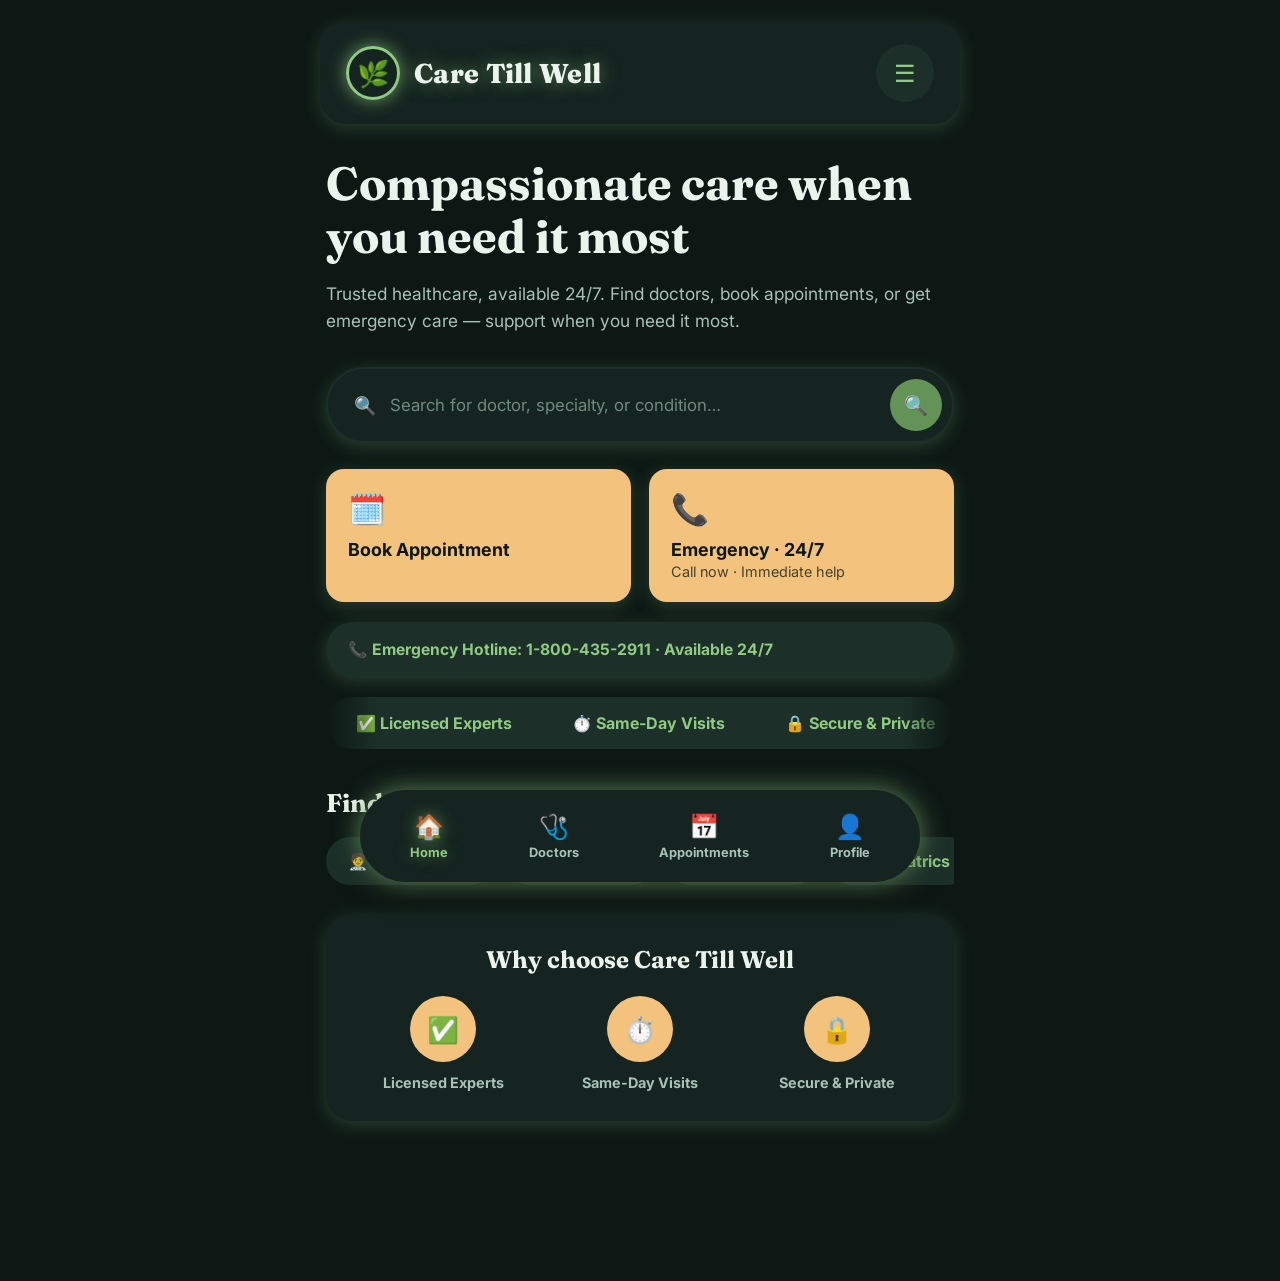
<file: index.html>
<!DOCTYPE html>
<html lang="en">
<head>
<meta charset="UTF-8">
<meta name="viewport" content="width=device-width, initial-scale=1.0">
<title>Care Till Well — Compassionate Care</title>
<link rel="stylesheet" href="assets/style.css">
</head>
<body>

<!-- Splash screen: pure CSS. Sits on top for exactly 5s, then fades itself
     out via @keyframes (assets/style.css, .splash / splash-out) and reveals
     the homepage underneath. No JavaScript, no redirect -- so it always
     renders, in any browser or preview pane. -->
<div class="splash" aria-hidden="true">
  <span class="bubble b1"></span><span class="bubble b2"></span><span class="bubble b3"></span>
  <span class="bubble b4"></span><span class="bubble b5"></span><span class="bubble b6"></span>
  <span class="bubble b7"></span><span class="bubble b8"></span><span class="bubble b9"></span>
  <span class="bubble b10"></span><span class="bubble b11"></span><span class="bubble b12"></span>
  <h1 class="splash-title">Care Till Well</h1>
</div>

<div class="app">

  <input type="checkbox" id="menuToggle" class="menu-checkbox">
  <input type="checkbox" id="modalEmergency" class="modal-toggle">

  <header class="topbar">
    <div class="brand">
      <div class="brand-mark">🌿</div>
      <div class="brand-name">Care Till Well</div>
    </div>
    <label class="icon-btn" for="menuToggle" aria-label="Open menu">☰</label>
  </header>

  <label class="menu-scrim" for="menuToggle"></label>
  <nav class="menu-panel">
    <label class="menu-close-label" for="menuToggle">✕</label>
    <h3>Menu</h3>
    <a href="home.html" class="active">🏠 Home</a>
    <a href="doctors.html">🩺 Find a Doctor</a>
    <a href="appointments.html">📅 My Appointments</a>
    <a href="booking.html">➕ Book Appointment</a>
    <a href="profile.html">👤 Profile</a>
  </nav>

  <section class="hero">
    <h1>Compassionate care when you need it most</h1>
    <p>Trusted healthcare, available 24/7. Find doctors, book appointments, or get emergency care — support when you need it most.</p>
  </section>

  <form class="search-bar" action="doctors.html" method="get">
    <span>🔍</span>
    <input name="q" type="text" placeholder="Search for doctor, specialty, or condition…">
    <button class="go" type="submit" aria-label="Search">🔍</button>
  </form>

  <div class="quick-grid">
    <a class="tile" href="booking.html">
      <span class="tile-icon">🗓️</span>
      <strong>Book Appointment</strong>
    </a>
    <label class="tile" for="modalEmergency">
      <span class="tile-icon">📞</span>
      <strong>Emergency · 24/7</strong>
      <span class="sub">Call now · Immediate help</span>
    </label>
  </div>

  <div class="hotline-strip">📞 Emergency Hotline: 1-800-435-2911 · Available 24/7</div>

  <div class="ticker" aria-hidden="true">
    <div class="ticker-track">
      <span class="ticker-item">✅ Licensed Experts</span>
      <span class="ticker-item">⏱️ Same-Day Visits</span>
      <span class="ticker-item">🔒 Secure &amp; Private</span>
      <span class="ticker-item">📞 24/7 Emergency Care</span>
      <span class="ticker-item">🌿 Care Till Well</span>
      <span class="ticker-item">✅ Licensed Experts</span>
      <span class="ticker-item">⏱️ Same-Day Visits</span>
      <span class="ticker-item">🔒 Secure &amp; Private</span>
      <span class="ticker-item">📞 24/7 Emergency Care</span>
      <span class="ticker-item">🌿 Care Till Well</span>
    </div>
  </div>

  <h2 class="section-title">Find the right doctor</h2>
  <div class="chip-row">
    <a class="chip" href="doctors.html#primary-care">🧑‍⚕️ Primary Care</a>
    <a class="chip" href="doctors.html#cardiology">❤️ Cardiology</a>
    <a class="chip" href="doctors.html#neurology">🧠 Neurology</a>
    <a class="chip" href="doctors.html#pediatrics">🧸 Pediatrics</a>
    <a class="chip" href="doctors.html#dermatology">🌿 Dermatology</a>
  </div>

  <div class="card why-card">
    <h3>Why choose Care Till Well</h3>
    <div class="why-grid">
      <div class="why-item">
        <div class="why-badge">✅</div>
        <p>Licensed Experts</p>
      </div>
      <div class="why-item">
        <div class="why-badge">⏱️</div>
        <p>Same-Day Visits</p>
      </div>
      <div class="why-item">
        <div class="why-badge">🔒</div>
        <p>Secure &amp; Private</p>
      </div>
    </div>
  </div>

  <nav class="bottom-nav">
    <a class="nav-item active" href="home.html"><span class="nav-icon">🏠</span>Home</a>
    <a class="nav-item" href="doctors.html"><span class="nav-icon">🩺</span>Doctors</a>
    <a class="nav-item" href="appointments.html"><span class="nav-icon">📅</span>Appointments</a>
    <a class="nav-item" href="profile.html"><span class="nav-icon">👤</span>Profile</a>
  </nav>

  <div class="modal-scrim">
    <div class="modal-sheet">
      <h3>📞 Call emergency line?</h3>
      <p>You're about to call the Care Till Well 24/7 emergency hotline (1-800-435-2911).</p>
      <div class="modal-actions">
        <label class="btn btn-outline btn-block modal-close-label" for="modalEmergency">Cancel</label>
        <a class="btn btn-primary btn-block" href="tel:18004352911">Call now</a>
      </div>
    </div>
  </div>

</div>
</body>
</html>
</file>
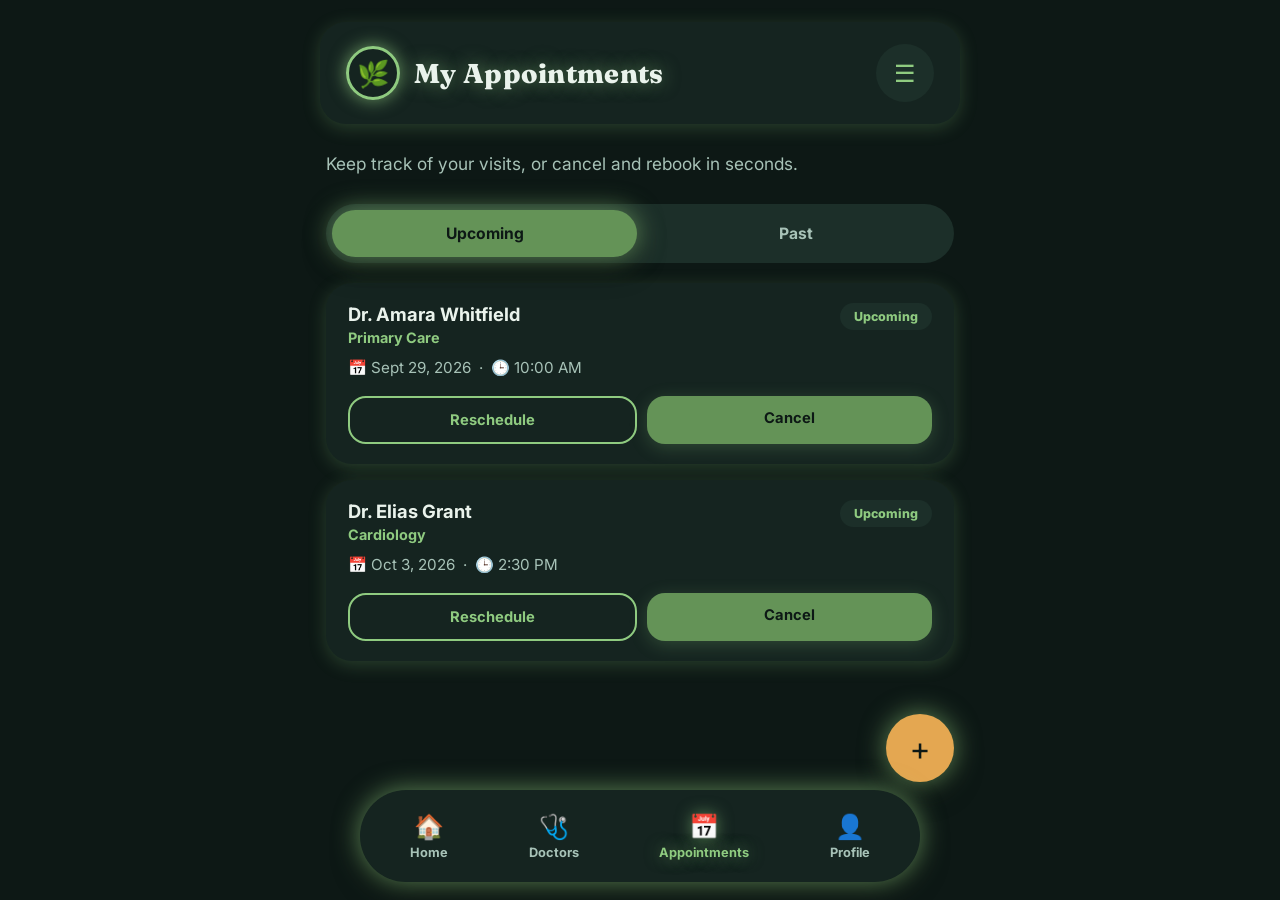
<file: appointments.html>
<!DOCTYPE html>
<html lang="en">
<head>
<meta charset="UTF-8">
<meta name="viewport" content="width=device-width, initial-scale=1.0">
<title>My Appointments — Care Till Well</title>
<link rel="stylesheet" href="assets/style.css">
</head>
<body>
<div class="app">

  <input type="checkbox" id="menuToggle" class="menu-checkbox">
  <input type="radio" name="apptTabs" id="tab-upcoming" class="tab-input" checked>
  <input type="radio" name="apptTabs" id="tab-past" class="tab-input">

  <header class="topbar">
    <div class="brand">
      <a href="home.html" class="brand-mark" style="text-decoration:none;">🌿</a>
      <div class="brand-name">My Appointments</div>
    </div>
    <label class="icon-btn" for="menuToggle" aria-label="Open menu">☰</label>
  </header>

  <label class="menu-scrim" for="menuToggle"></label>
  <nav class="menu-panel">
    <label class="menu-close-label" for="menuToggle">✕</label>
    <h3>Menu</h3>
    <a href="home.html">🏠 Home</a>
    <a href="doctors.html">🩺 Find a Doctor</a>
    <a href="appointments.html" class="active">📅 My Appointments</a>
    <a href="booking.html">➕ Book Appointment</a>
    <a href="profile.html">👤 Profile</a>
  </nav>

  <section class="hero" style="padding-top:26px;">
    <p style="margin-bottom:20px;">Keep track of your visits, or cancel and rebook in seconds.</p>
  </section>

  <div class="tabs">
    <label for="tab-upcoming" class="tab">Upcoming</label>
    <label for="tab-past" class="tab">Past</label>
  </div>

  <!-- ================= UPCOMING ================= -->
  <div class="panel-upcoming">

    <input type="checkbox" id="cancel101" class="cancel-toggle">
    <div class="card appt-card">
      <div class="appt-live">
        <div class="appt-top">
          <div>
            <h4>Dr. Amara Whitfield</h4>
            <div class="spec" style="color:var(--sage);font-weight:700;font-size:0.9rem;">Primary Care</div>
          </div>
          <span class="appt-status status-upcoming">Upcoming</span>
        </div>
        <div class="appt-meta">📅 Sept 29, 2026 &nbsp;·&nbsp; 🕒 10:00 AM</div>
        <div class="appt-actions">
          <a class="btn btn-outline" href="booking.html#amara-whitfield">Reschedule</a>
          <label class="btn btn-primary cancel-label" for="cancel101">Cancel</label>
        </div>
      </div>
      <div class="appt-cancelled">
        <div class="appt-top">
          <h4>Dr. Amara Whitfield</h4>
          <span class="appt-status status-past">Cancelled</span>
        </div>
        <div class="appt-meta">This visit has been cancelled.</div>
        <label class="btn btn-outline btn-block" for="cancel101">Undo cancel</label>
      </div>
    </div>

    <input type="checkbox" id="cancel102" class="cancel-toggle">
    <div class="card appt-card">
      <div class="appt-live">
        <div class="appt-top">
          <div>
            <h4>Dr. Elias Grant</h4>
            <div class="spec" style="color:var(--sage);font-weight:700;font-size:0.9rem;">Cardiology</div>
          </div>
          <span class="appt-status status-upcoming">Upcoming</span>
        </div>
        <div class="appt-meta">📅 Oct 3, 2026 &nbsp;·&nbsp; 🕒 2:30 PM</div>
        <div class="appt-actions">
          <a class="btn btn-outline" href="booking.html#elias-grant">Reschedule</a>
          <label class="btn btn-primary cancel-label" for="cancel102">Cancel</label>
        </div>
      </div>
      <div class="appt-cancelled">
        <div class="appt-top">
          <h4>Dr. Elias Grant</h4>
          <span class="appt-status status-past">Cancelled</span>
        </div>
        <div class="appt-meta">This visit has been cancelled.</div>
        <label class="btn btn-outline btn-block" for="cancel102">Undo cancel</label>
      </div>
    </div>

  </div>

  <!-- ================= PAST ================= -->
  <div class="panel-past">

    <div class="card appt-card">
      <div class="appt-top">
        <div>
          <h4>Dr. Sofia Reyes</h4>
          <div class="spec" style="color:var(--sage);font-weight:700;font-size:0.9rem;">Dermatology</div>
        </div>
        <span class="appt-status status-past">Completed</span>
      </div>
      <div class="appt-meta">📅 Aug 14, 2026 &nbsp;·&nbsp; 🕒 11:00 AM</div>
      <div class="appt-actions">
        <a class="btn btn-outline btn-block" href="booking.html#sofia-reyes">Book again</a>
      </div>
    </div>

    <div class="card appt-card">
      <div class="appt-top">
        <div>
          <h4>Dr. Tom Okafor</h4>
          <div class="spec" style="color:var(--sage);font-weight:700;font-size:0.9rem;">Primary Care</div>
        </div>
        <span class="appt-status status-past">Completed</span>
      </div>
      <div class="appt-meta">📅 Jul 2, 2026 &nbsp;·&nbsp; 🕒 4:00 PM</div>
      <div class="appt-actions">
        <a class="btn btn-outline btn-block" href="booking.html#tom-okafor">Book again</a>
      </div>
    </div>

  </div>

  <a class="fab" href="booking.html" aria-label="Book new appointment">+</a>

  <nav class="bottom-nav">
    <a class="nav-item" href="home.html"><span class="nav-icon">🏠</span>Home</a>
    <a class="nav-item" href="doctors.html"><span class="nav-icon">🩺</span>Doctors</a>
    <a class="nav-item active" href="appointments.html"><span class="nav-icon">📅</span>Appointments</a>
    <a class="nav-item" href="profile.html"><span class="nav-icon">👤</span>Profile</a>
  </nav>

</div>
</body>
</html>
</file>
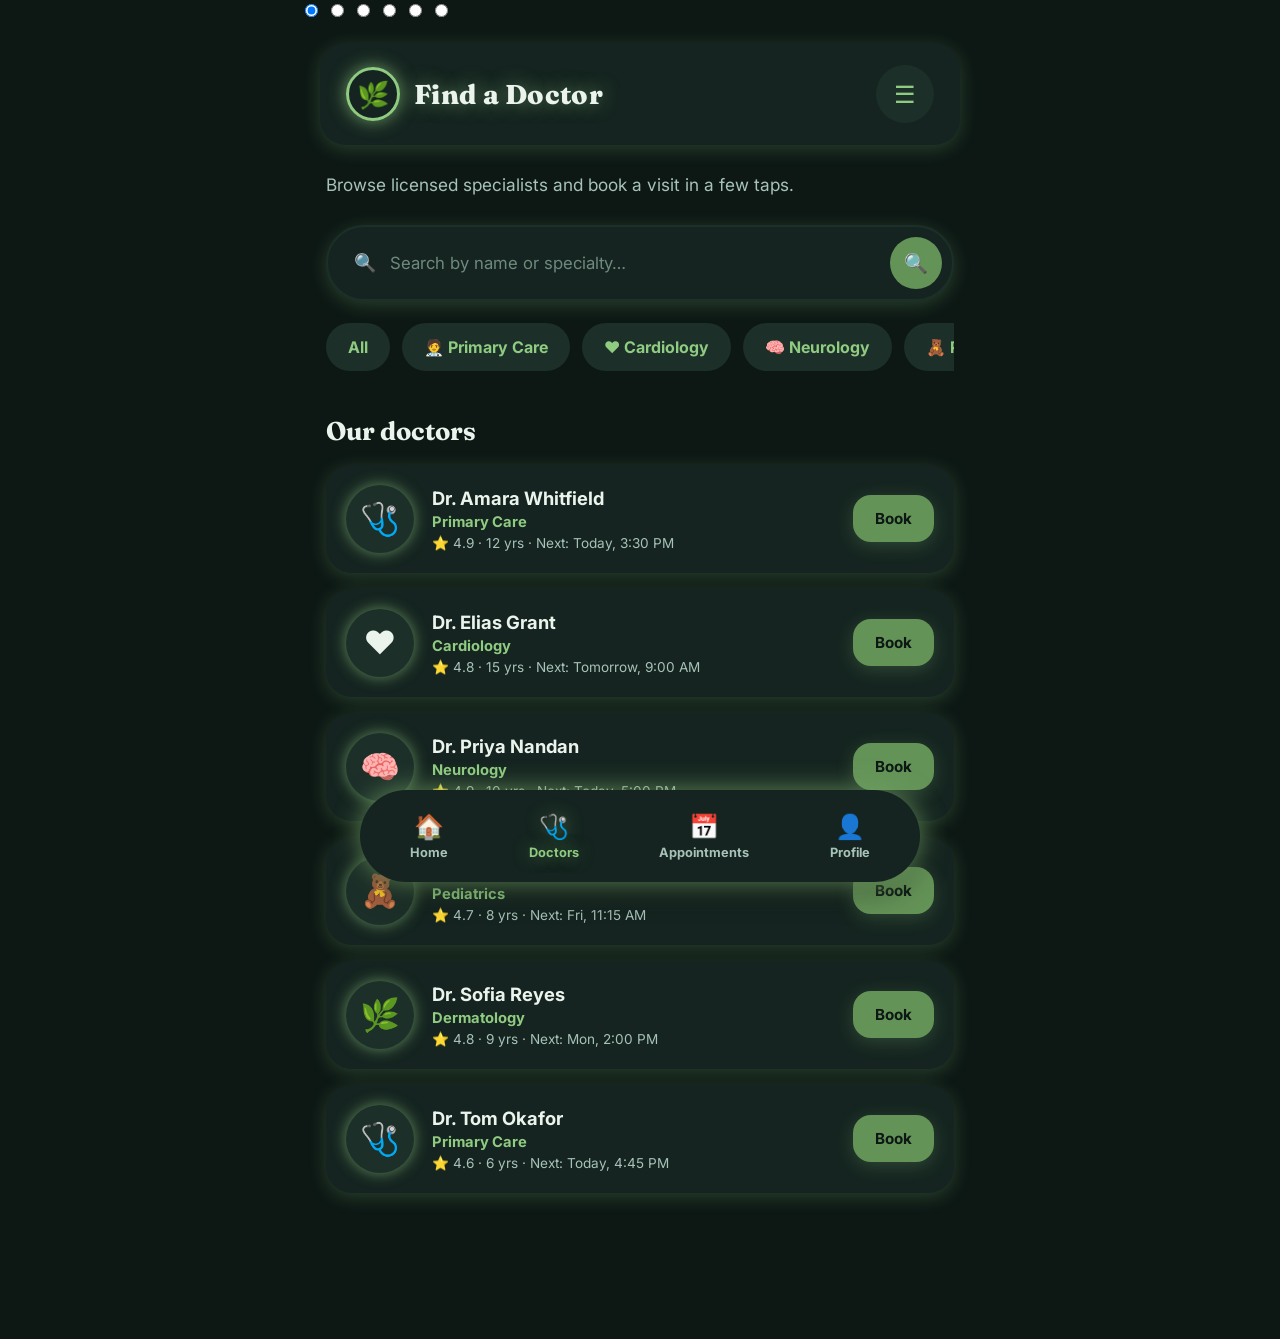
<file: doctors.html>
<!DOCTYPE html>
<html lang="en">
<head>
<meta charset="UTF-8">
<meta name="viewport" content="width=device-width, initial-scale=1.0">
<title>Find a Doctor — Care Till Well</title>
<link rel="stylesheet" href="assets/style.css">
</head>
<body>
<div class="app">

  <input type="checkbox" id="menuToggle" class="menu-checkbox">
  <input type="radio" name="specfilter" id="filterAll" class="filter-all" checked>
  <input type="radio" name="specfilter" id="filterPrimary" class="filter-primary">
  <input type="radio" name="specfilter" id="filterCardio" class="filter-cardiology">
  <input type="radio" name="specfilter" id="filterNeuro" class="filter-neurology">
  <input type="radio" name="specfilter" id="filterPeds" class="filter-pediatrics">
  <input type="radio" name="specfilter" id="filterDerm" class="filter-dermatology">

  <header class="topbar">
    <div class="brand">
      <a href="home.html" class="brand-mark" style="text-decoration:none;">🌿</a>
      <div class="brand-name">Find a Doctor</div>
    </div>
    <label class="icon-btn" for="menuToggle" aria-label="Open menu">☰</label>
  </header>

  <label class="menu-scrim" for="menuToggle"></label>
  <nav class="menu-panel">
    <label class="menu-close-label" for="menuToggle">✕</label>
    <h3>Menu</h3>
    <a href="home.html">🏠 Home</a>
    <a href="doctors.html" class="active">🩺 Find a Doctor</a>
    <a href="appointments.html">📅 My Appointments</a>
    <a href="booking.html">➕ Book Appointment</a>
    <a href="profile.html">👤 Profile</a>
  </nav>

  <section class="hero" style="padding-top:26px;">
    <p style="margin-bottom:20px;">Browse licensed specialists and book a visit in a few taps.</p>
  </section>

  <form class="search-bar" action="doctors.html" method="get">
    <span>🔍</span>
    <input name="q" type="text" placeholder="Search by name or specialty…">
    <button class="go" type="submit" aria-label="Search">🔍</button>
  </form>

  <div class="chip-row" style="margin-top:22px;">
    <label class="chip" for="filterAll">All</label>
    <label class="chip" for="filterPrimary">🧑‍⚕️ Primary Care</label>
    <label class="chip" for="filterCardio">❤️ Cardiology</label>
    <label class="chip" for="filterNeuro">🧠 Neurology</label>
    <label class="chip" for="filterPeds">🧸 Pediatrics</label>
    <label class="chip" for="filterDerm">🌿 Dermatology</label>
  </div>

  <!-- invisible :target anchors so links from the homepage (doctors.html#cardiology) auto-filter -->
  <span id="primary-care" class="jump-primary"></span>
  <span id="cardiology" class="jump-cardiology"></span>
  <span id="neurology" class="jump-neurology"></span>
  <span id="pediatrics" class="jump-pediatrics"></span>
  <span id="dermatology" class="jump-dermatology"></span>

  <h2 class="section-title">Our doctors</h2>
  <div class="doctor-list">

    <div class="card doctor-card cat-primary">
      <div class="doctor-avatar">🩺</div>
      <div class="doctor-info">
        <h4>Dr. Amara Whitfield</h4>
        <div class="spec">Primary Care</div>
        <div class="meta">⭐ 4.9 · 12 yrs · Next: Today, 3:30 PM</div>
      </div>
      <a class="btn btn-primary" href="booking.html#amara-whitfield">Book</a>
    </div>

    <div class="card doctor-card cat-cardiology">
      <div class="doctor-avatar">❤️</div>
      <div class="doctor-info">
        <h4>Dr. Elias Grant</h4>
        <div class="spec">Cardiology</div>
        <div class="meta">⭐ 4.8 · 15 yrs · Next: Tomorrow, 9:00 AM</div>
      </div>
      <a class="btn btn-primary" href="booking.html#elias-grant">Book</a>
    </div>

    <div class="card doctor-card cat-neurology">
      <div class="doctor-avatar">🧠</div>
      <div class="doctor-info">
        <h4>Dr. Priya Nandan</h4>
        <div class="spec">Neurology</div>
        <div class="meta">⭐ 4.9 · 10 yrs · Next: Today, 5:00 PM</div>
      </div>
      <a class="btn btn-primary" href="booking.html#priya-nandan">Book</a>
    </div>

    <div class="card doctor-card cat-pediatrics">
      <div class="doctor-avatar">🧸</div>
      <div class="doctor-info">
        <h4>Dr. Marcus Ibe</h4>
        <div class="spec">Pediatrics</div>
        <div class="meta">⭐ 4.7 · 8 yrs · Next: Fri, 11:15 AM</div>
      </div>
      <a class="btn btn-primary" href="booking.html#marcus-ibe">Book</a>
    </div>

    <div class="card doctor-card cat-dermatology">
      <div class="doctor-avatar">🌿</div>
      <div class="doctor-info">
        <h4>Dr. Sofia Reyes</h4>
        <div class="spec">Dermatology</div>
        <div class="meta">⭐ 4.8 · 9 yrs · Next: Mon, 2:00 PM</div>
      </div>
      <a class="btn btn-primary" href="booking.html#sofia-reyes">Book</a>
    </div>

    <div class="card doctor-card cat-primary">
      <div class="doctor-avatar">🩺</div>
      <div class="doctor-info">
        <h4>Dr. Tom Okafor</h4>
        <div class="spec">Primary Care</div>
        <div class="meta">⭐ 4.6 · 6 yrs · Next: Today, 4:45 PM</div>
      </div>
      <a class="btn btn-primary" href="booking.html#tom-okafor">Book</a>
    </div>

  </div>

  <nav class="bottom-nav">
    <a class="nav-item" href="home.html"><span class="nav-icon">🏠</span>Home</a>
    <a class="nav-item active" href="doctors.html"><span class="nav-icon">🩺</span>Doctors</a>
    <a class="nav-item" href="appointments.html"><span class="nav-icon">📅</span>Appointments</a>
    <a class="nav-item" href="profile.html"><span class="nav-icon">👤</span>Profile</a>
  </nav>

</div>
</body>
</html>
</file>
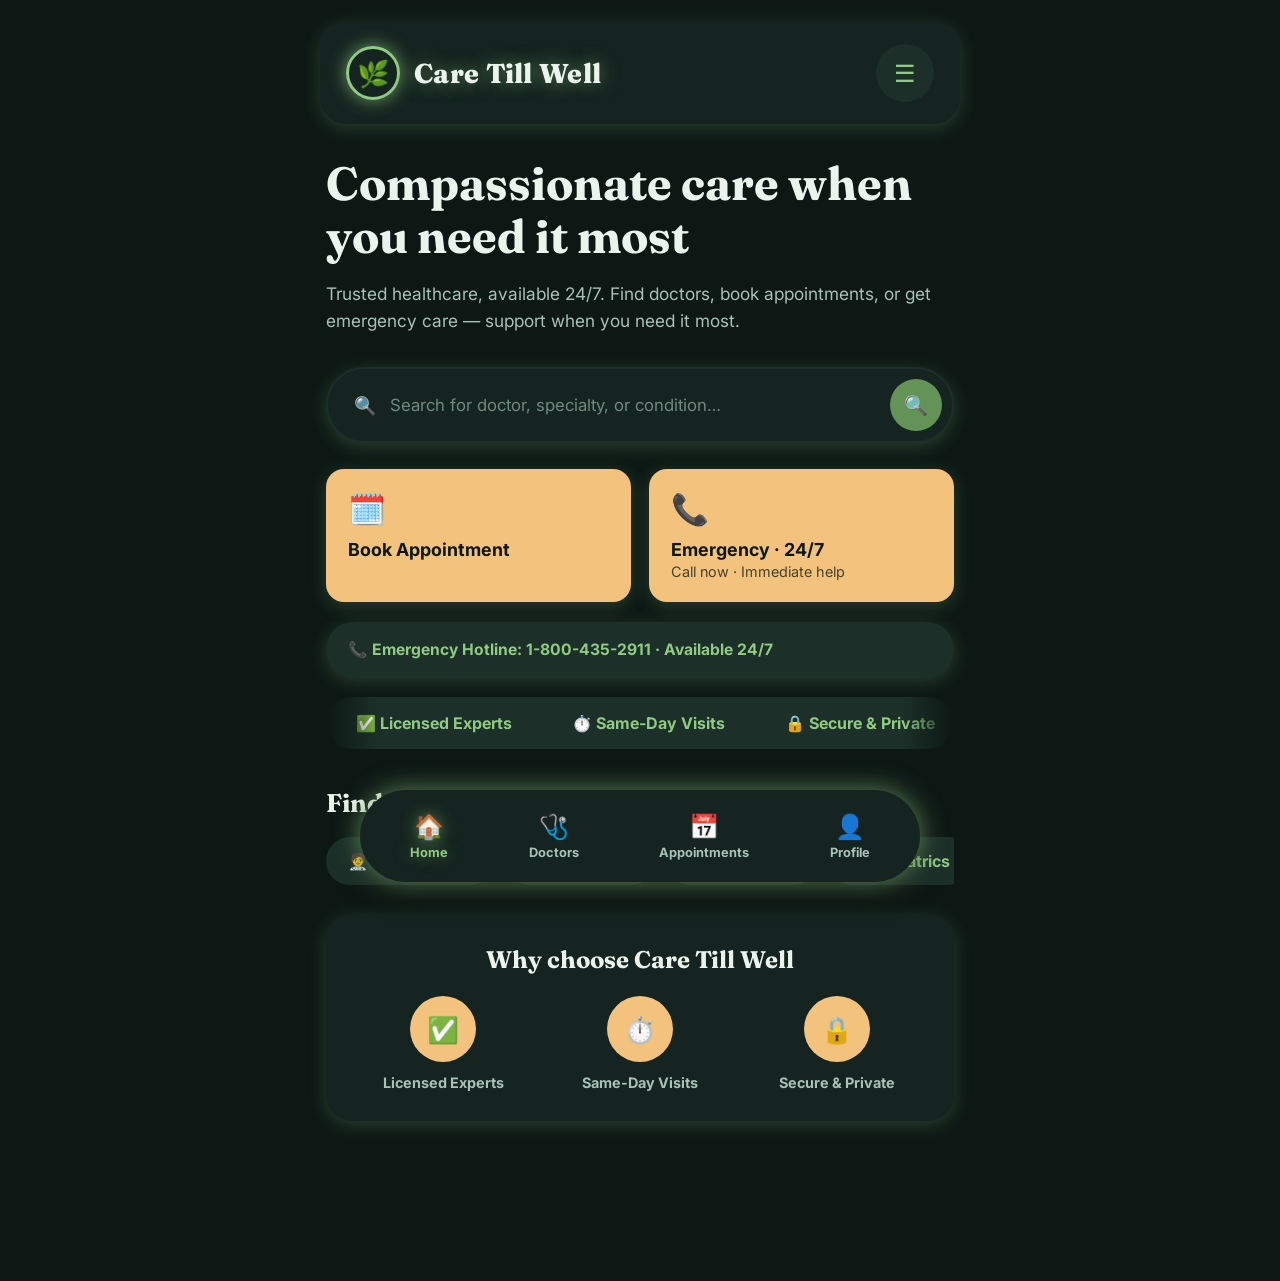
<file: home.html>
<!DOCTYPE html>
<html lang="en">
<head>
<meta charset="UTF-8">
<meta name="viewport" content="width=device-width, initial-scale=1.0">
<title>Care Till Well — Compassionate Care</title>
<link rel="stylesheet" href="assets/style.css">
</head>
<body>

<div class="app">

  <input type="checkbox" id="menuToggle" class="menu-checkbox">
  <input type="checkbox" id="modalEmergency" class="modal-toggle">

  <header class="topbar">
    <div class="brand">
      <div class="brand-mark">🌿</div>
      <div class="brand-name">Care Till Well</div>
    </div>
    <label class="icon-btn" for="menuToggle" aria-label="Open menu">☰</label>
  </header>

  <label class="menu-scrim" for="menuToggle"></label>
  <nav class="menu-panel">
    <label class="menu-close-label" for="menuToggle">✕</label>
    <h3>Menu</h3>
    <a href="home.html" class="active">🏠 Home</a>
    <a href="doctors.html">🩺 Find a Doctor</a>
    <a href="appointments.html">📅 My Appointments</a>
    <a href="booking.html">➕ Book Appointment</a>
    <a href="profile.html">👤 Profile</a>
  </nav>

  <section class="hero">
    <h1>Compassionate care when you need it most</h1>
    <p>Trusted healthcare, available 24/7. Find doctors, book appointments, or get emergency care — support when you need it most.</p>
  </section>

  <form class="search-bar" action="doctors.html" method="get">
    <span>🔍</span>
    <input name="q" type="text" placeholder="Search for doctor, specialty, or condition…">
    <button class="go" type="submit" aria-label="Search">🔍</button>
  </form>

  <div class="quick-grid">
    <a class="tile" href="booking.html">
      <span class="tile-icon">🗓️</span>
      <strong>Book Appointment</strong>
    </a>
    <label class="tile" for="modalEmergency">
      <span class="tile-icon">📞</span>
      <strong>Emergency · 24/7</strong>
      <span class="sub">Call now · Immediate help</span>
    </label>
  </div>

  <div class="hotline-strip">📞 Emergency Hotline: 1-800-435-2911 · Available 24/7</div>

  <div class="ticker" aria-hidden="true">
    <div class="ticker-track">
      <span class="ticker-item">✅ Licensed Experts</span>
      <span class="ticker-item">⏱️ Same-Day Visits</span>
      <span class="ticker-item">🔒 Secure &amp; Private</span>
      <span class="ticker-item">📞 24/7 Emergency Care</span>
      <span class="ticker-item">🌿 Care Till Well</span>
      <span class="ticker-item">✅ Licensed Experts</span>
      <span class="ticker-item">⏱️ Same-Day Visits</span>
      <span class="ticker-item">🔒 Secure &amp; Private</span>
      <span class="ticker-item">📞 24/7 Emergency Care</span>
      <span class="ticker-item">🌿 Care Till Well</span>
    </div>
  </div>

  <h2 class="section-title">Find the right doctor</h2>
  <div class="chip-row">
    <a class="chip" href="doctors.html#primary-care">🧑‍⚕️ Primary Care</a>
    <a class="chip" href="doctors.html#cardiology">❤️ Cardiology</a>
    <a class="chip" href="doctors.html#neurology">🧠 Neurology</a>
    <a class="chip" href="doctors.html#pediatrics">🧸 Pediatrics</a>
    <a class="chip" href="doctors.html#dermatology">🌿 Dermatology</a>
  </div>

  <div class="card why-card">
    <h3>Why choose Care Till Well</h3>
    <div class="why-grid">
      <div class="why-item">
        <div class="why-badge">✅</div>
        <p>Licensed Experts</p>
      </div>
      <div class="why-item">
        <div class="why-badge">⏱️</div>
        <p>Same-Day Visits</p>
      </div>
      <div class="why-item">
        <div class="why-badge">🔒</div>
        <p>Secure &amp; Private</p>
      </div>
    </div>
  </div>

  <nav class="bottom-nav">
    <a class="nav-item active" href="home.html"><span class="nav-icon">🏠</span>Home</a>
    <a class="nav-item" href="doctors.html"><span class="nav-icon">🩺</span>Doctors</a>
    <a class="nav-item" href="appointments.html"><span class="nav-icon">📅</span>Appointments</a>
    <a class="nav-item" href="profile.html"><span class="nav-icon">👤</span>Profile</a>
  </nav>

  <div class="modal-scrim">
    <div class="modal-sheet">
      <h3>📞 Call emergency line?</h3>
      <p>You're about to call the Care Till Well 24/7 emergency hotline (1-800-435-2911).</p>
      <div class="modal-actions">
        <label class="btn btn-outline btn-block modal-close-label" for="modalEmergency">Cancel</label>
        <a class="btn btn-primary btn-block" href="tel:18004352911">Call now</a>
      </div>
    </div>
  </div>

</div>
</body>
</html>
</file>
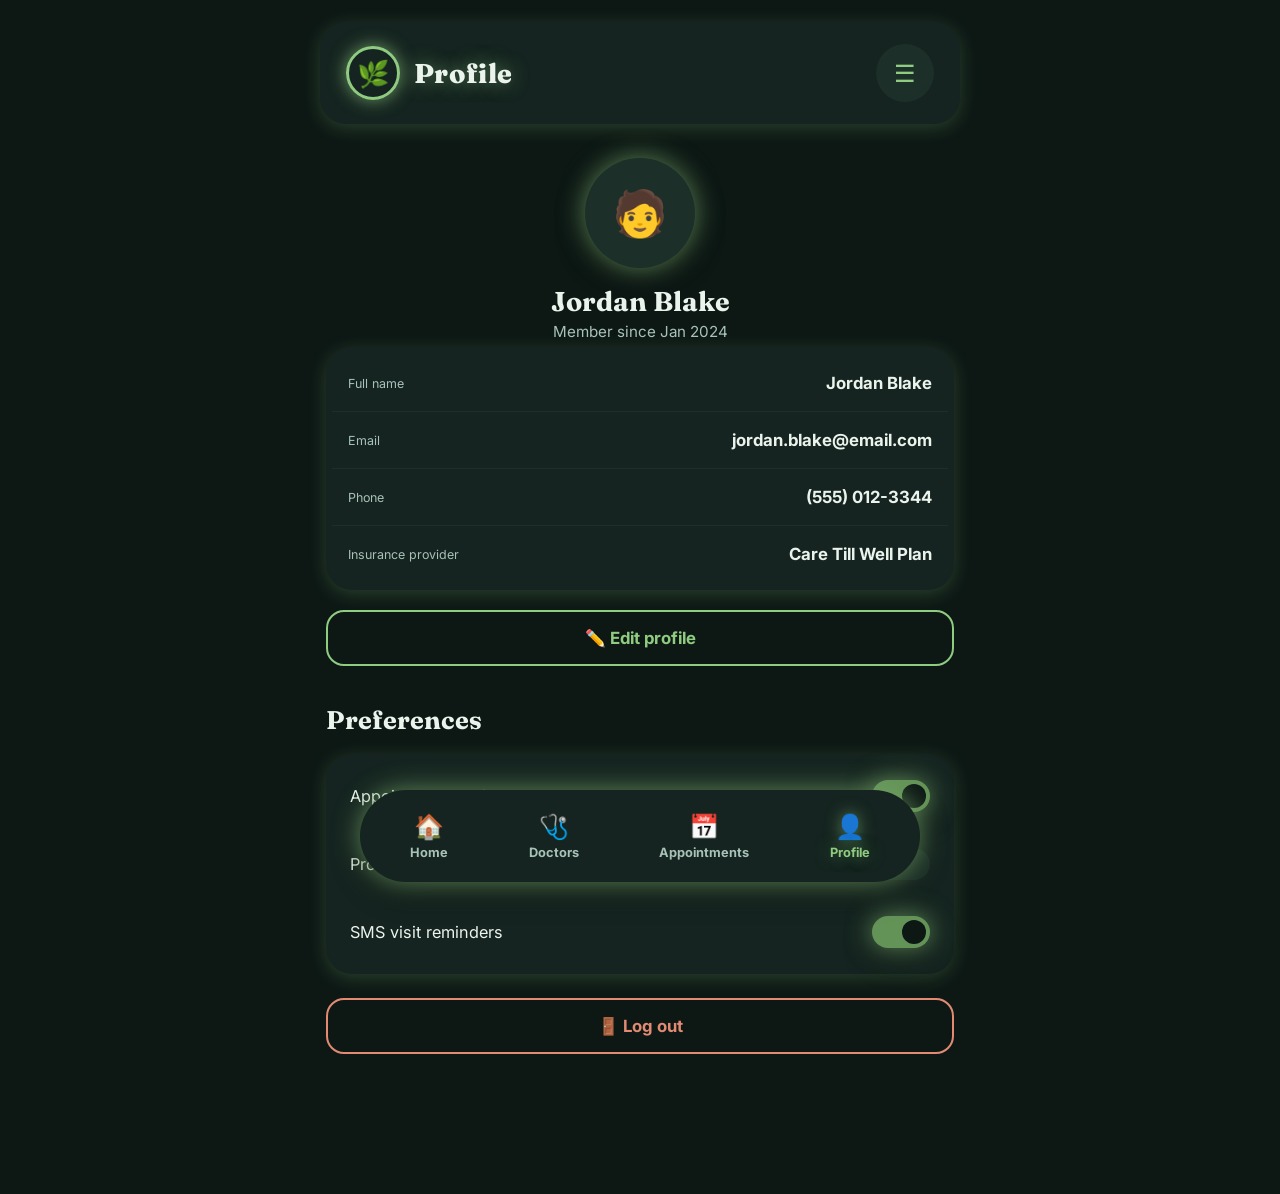
<file: profile.html>
<!DOCTYPE html>
<html lang="en">
<head>
<meta charset="UTF-8">
<meta name="viewport" content="width=device-width, initial-scale=1.0">
<title>Profile — Care Till Well</title>
<link rel="stylesheet" href="assets/style.css">
</head>
<body>
<div class="app">

  <input type="checkbox" id="menuToggle" class="menu-checkbox">
  <input type="checkbox" id="editToggle" class="edit-toggle">
  <input type="checkbox" id="logoutModal" class="modal-toggle">

  <header class="topbar">
    <div class="brand">
      <a href="home.html" class="brand-mark" style="text-decoration:none;">🌿</a>
      <div class="brand-name">Profile</div>
    </div>
    <label class="icon-btn" for="menuToggle" aria-label="Open menu">☰</label>
  </header>

  <label class="menu-scrim" for="menuToggle"></label>
  <nav class="menu-panel">
    <label class="menu-close-label" for="menuToggle">✕</label>
    <h3>Menu</h3>
    <a href="home.html">🏠 Home</a>
    <a href="doctors.html">🩺 Find a Doctor</a>
    <a href="appointments.html">📅 My Appointments</a>
    <a href="booking.html">➕ Book Appointment</a>
    <a href="profile.html" class="active">👤 Profile</a>
  </nav>

  <div class="profile-head">
    <div class="avatar-lg">🧑</div>
    <h2>Jordan Blake</h2>
    <p>Member since Jan 2024</p>
  </div>

  <div class="card info-list">
    <div class="info-row">
      <label>Full name</label>
      <span class="value static-value">Jordan Blake</span>
      <input class="value editable" type="text" value="Jordan Blake">
    </div>
    <div class="info-row">
      <label>Email</label>
      <span class="value static-value">jordan.blake@email.com</span>
      <input class="value editable" type="email" value="jordan.blake@email.com">
    </div>
    <div class="info-row">
      <label>Phone</label>
      <span class="value static-value">(555) 012-3344</span>
      <input class="value editable" type="tel" value="(555) 012-3344">
    </div>
    <div class="info-row">
      <label>Insurance provider</label>
      <span class="value static-value">Care Till Well Plan</span>
      <input class="value editable" type="text" value="Care Till Well Plan">
    </div>
  </div>

  <div style="margin:20px 26px;">
    <label class="btn btn-outline btn-block edit-label" for="editToggle">✏️ <span class="edit-label-text"></span></label>
  </div>

  <h2 class="section-title">Preferences</h2>
  <div class="card info-list">
    <div class="switch-row">
      <span>Appointment reminders</span>
      <label class="switch">
        <input type="checkbox" checked>
        <span class="slider-toggle"></span>
      </label>
    </div>
    <div class="switch-row">
      <span>Promotional emails</span>
      <label class="switch">
        <input type="checkbox">
        <span class="slider-toggle"></span>
      </label>
    </div>
    <div class="switch-row">
      <span>SMS visit reminders</span>
      <label class="switch">
        <input type="checkbox" checked>
        <span class="slider-toggle"></span>
      </label>
    </div>
  </div>

  <div style="margin:24px 26px 10px;">
    <label class="btn btn-outline btn-block" for="logoutModal" style="border-color:var(--danger);color:var(--danger);">🚪 Log out</label>
  </div>

  <nav class="bottom-nav">
    <a class="nav-item" href="home.html"><span class="nav-icon">🏠</span>Home</a>
    <a class="nav-item" href="doctors.html"><span class="nav-icon">🩺</span>Doctors</a>
    <a class="nav-item" href="appointments.html"><span class="nav-icon">📅</span>Appointments</a>
    <a class="nav-item active" href="profile.html"><span class="nav-icon">👤</span>Profile</a>
  </nav>

  <div class="modal-scrim">
    <div class="modal-sheet">
      <h3>Log out of Care Till Well?</h3>
      <p>You'll need to sign back in to view your appointments and profile.</p>
      <div class="modal-actions">
        <label class="btn btn-outline btn-block modal-close-label" for="logoutModal">Stay logged in</label>
        <label class="btn btn-primary btn-block modal-close-label" for="logoutModal">Log out</label>
      </div>
    </div>
  </div>

</div>
</body>
</html>
</file>
<file: assets/style.css>
/* ===========================================================
   Care Till Well — shared stylesheet (100% CSS, zero JavaScript)
   Dark mode is the only mode. All interaction (menu, tabs,
   filters, toggles, modals, ripple, cancel) runs on the
   checkbox/radio + :checked / :target CSS tricks below.
=========================================================== */

@import url('https://fonts.googleapis.com/css2?family=Fraunces:opsz,wght@9..144,600;9..144,700;9..144,900&family=Inter:wght@400;500;600;700;800&display=swap');

:root{
  --bg:          #0D1815;
  --surface:     #152420;
  --surface-2:   #1C2F29;
  --ink:         #EAF3EC;
  --ink-soft:    #A7C2B7;
  --sage:        #8FCB80;
  --sage-dark:   #649357;
  --sage-glow:   rgba(143, 203, 128, 0.55);
  --sage-glow-strong: rgba(143, 203, 128, 0.85);
  --peach:       #F3C27C;
  --peach-dark:  #E4A751;
  --danger:      #E28A72;

  --shadow-glow-sm: 0 0 0 0 transparent, 0 4px 18px rgba(143,203,128,0.22);
  --shadow-glow-md: 0 0 24px 2px var(--sage-glow), 0 10px 30px rgba(0,0,0,0.45);
  --shadow-glow-lg: 0 0 40px 6px var(--sage-glow-strong), 0 20px 50px rgba(0,0,0,0.55);

  --radius-lg: 26px;
  --radius-md: 18px;
  --radius-sm: 12px;

  --font-display: 'Fraunces', serif;
  --font-body: 'Inter', sans-serif;
}

*{ box-sizing: border-box; }
html{ scroll-behavior: smooth; }

body{
  margin: 0;
  font-family: var(--font-body);
  font-size: 18px;
  color: var(--ink);
  background: var(--bg);
  min-height: 100vh;
  display: flex;
  justify-content: center;
}

.app{
  width: 100%;
  max-width: 680px;
  min-height: 100vh;
  position: relative;
  padding-bottom: 130px;
}

a{ color: inherit; text-decoration: none; }
button{ font-family: inherit; }
input, textarea{ font-family: inherit; }

/* ---------- Header ---------- */
.topbar{
  display: flex;
  align-items: center;
  justify-content: space-between;
  gap: 14px;
  margin: 22px 20px 0;
  padding: 22px 26px;
  background: var(--surface);
  border-radius: var(--radius-lg);
  box-shadow: var(--shadow-glow-sm);
}

.brand{ display: flex; align-items: center; gap: 14px; }

.brand-mark{
  width: 54px; height: 54px;
  border-radius: 50%;
  border: 3px solid var(--sage);
  display: flex; align-items: center; justify-content: center;
  font-size: 26px;
  box-shadow: 0 0 16px 2px var(--sage-glow);
  flex-shrink: 0;
}

.brand-name{
  font-family: var(--font-display);
  font-weight: 800;
  font-size: 1.7rem;
  letter-spacing: 0.3px;
  color: var(--ink);
  text-shadow: 0 0 18px var(--sage-glow);
}

.icon-btn{
  width: 58px; height: 58px;
  border-radius: 50%;
  border: none;
  background: var(--surface-2);
  color: var(--sage);
  font-size: 1.5rem;
  display: flex; align-items: center; justify-content: center;
  cursor: pointer;
  transition: transform .18s ease, box-shadow .25s ease, background .25s ease;
}
.icon-btn:hover{ background: var(--sage); color: var(--bg); box-shadow: var(--shadow-glow-md); transform: translateY(-3px); }
.icon-btn:active{ transform: translateY(0) scale(.95); }

/* ---------- CSS-only hamburger menu (checkbox hack) ---------- */
.menu-checkbox{ display: none; }

.menu-panel{
  position: fixed;
  top: 0; right: -100%;
  width: min(84%, 380px);
  height: 100%;
  background: var(--surface);
  box-shadow: var(--shadow-glow-lg);
  z-index: 60;
  padding: 34px 26px;
  transition: right .38s cubic-bezier(.22,.9,.34,1);
  display: flex;
  flex-direction: column;
  gap: 8px;
}
.menu-checkbox:checked ~ .menu-panel{ right: 0; }

.menu-scrim{
  position: fixed; inset: 0;
  background: rgba(0,0,0,0.55);
  opacity: 0; pointer-events: none;
  transition: opacity .35s ease;
  z-index: 55;
}
.menu-checkbox:checked ~ .menu-scrim{ opacity: 1; pointer-events: auto; }

.menu-panel h3{ font-family: var(--font-display); margin: 0 0 18px; font-size: 1.4rem; }
.menu-panel a{
  padding: 18px 14px;
  border-radius: var(--radius-sm);
  font-weight: 700;
  font-size: 1.05rem;
  color: var(--ink-soft);
  display: flex; align-items: center; gap: 12px;
  transition: background .2s ease, color .2s ease, padding-left .2s ease;
}
.menu-panel a:hover{ background: var(--surface-2); color: var(--sage); padding-left: 20px; }
.menu-panel a.active{ background: var(--sage); color: var(--bg); box-shadow: var(--shadow-glow-md); }
.menu-close-label{
  align-self: flex-end;
  font-size: 1.8rem; cursor: pointer; color: var(--ink-soft);
}

/* ---------- Splash screen (index only) ---------- */
.splash{
  position: fixed; inset: 0;
  background: #000;
  z-index: 999;
  display: flex; align-items: center; justify-content: center;
  overflow: hidden;
  animation: splash-out 5s forwards;
  text-decoration: none;
  color: inherit;
  cursor: pointer;
}
@keyframes splash-out{
  0%, 88%   { opacity: 1; visibility: visible; }
  100%      { opacity: 0; visibility: hidden; pointer-events: none; }
}

.splash-title{
  font-family: var(--font-display);
  font-weight: 900;
  text-transform: uppercase;
  letter-spacing: 4px;
  font-size: clamp(2.2rem, 9vw, 4.2rem);
  color: var(--sage);
  text-shadow: 0 0 20px var(--sage-glow-strong), 0 0 60px var(--sage-glow), 0 6px 0 rgba(0,0,0,0.4);
  animation: splash-bounce 1.6s ease-in-out infinite;
  z-index: 2;
  text-align: center;
  padding: 0 30px;
}
@keyframes splash-bounce{
  0%, 100% { transform: translateY(-14px); }
  50%      { transform: translateY(14px); }
}

.bubble{
  position: absolute;
  border-radius: 50%;
  background: radial-gradient(circle at 32% 28%, #ffffff 0%, #f2f8f0 55%, #d9ecd2 100%);
  box-shadow: 0 0 22px 6px var(--sage-glow-strong), 0 0 46px 14px var(--sage-glow);
  z-index: 1;
}
/* top-left cluster */
.b1{ width: 46px; height: 46px; top: 6%;  left: 5%;  animation: float-tl 3.2s ease-in-out infinite; }
.b2{ width: 26px; height: 26px; top: 16%; left: 14%; animation: float-tl 2.4s ease-in-out infinite reverse; }
.b3{ width: 62px; height: 62px; top: 2%;  left: 18%; animation: float-tl 4s ease-in-out infinite; }
/* top-right cluster */
.b4{ width: 40px; height: 40px; top: 8%;  right: 6%;  animation: float-tr 2.8s ease-in-out infinite; }
.b5{ width: 22px; height: 22px; top: 18%; right: 16%; animation: float-tr 3.6s ease-in-out infinite reverse; }
.b6{ width: 58px; height: 58px; top: 3%;  right: 20%; animation: float-tr 3.1s ease-in-out infinite; }
/* bottom-left cluster */
.b7{ width: 50px; height: 50px; bottom: 7%;  left: 6%;  animation: float-bl 3.4s ease-in-out infinite; }
.b8{ width: 24px; height: 24px; bottom: 17%; left: 16%; animation: float-bl 2.6s ease-in-out infinite reverse; }
.b9{ width: 34px; height: 34px; bottom: 3%;  left: 22%; animation: float-bl 3.9s ease-in-out infinite; }
/* bottom-right cluster */
.b10{ width: 48px; height: 48px; bottom: 6%;  right: 5%;  animation: float-br 3s ease-in-out infinite; }
.b11{ width: 28px; height: 28px; bottom: 16%; right: 15%; animation: float-br 3.7s ease-in-out infinite reverse; }
.b12{ width: 60px; height: 60px; bottom: 2%;  right: 19%; animation: float-br 2.9s ease-in-out infinite; }

@keyframes float-tl{ 0%,100%{ transform: translate(0,0); } 50%{ transform: translate(14px, 10px); } }
@keyframes float-tr{ 0%,100%{ transform: translate(0,0); } 50%{ transform: translate(-14px, 10px); } }
@keyframes float-bl{ 0%,100%{ transform: translate(0,0); } 50%{ transform: translate(14px, -10px); } }
@keyframes float-br{ 0%,100%{ transform: translate(0,0); } 50%{ transform: translate(-14px, -10px); } }

/* ---------- Auto-scrolling ticker (pure CSS marquee) ---------- */
.ticker{
  overflow: hidden;
  margin: 20px 26px 0;
  background: var(--surface-2);
  border-radius: 999px;
  box-shadow: var(--shadow-glow-sm);
  -webkit-mask-image: linear-gradient(90deg, transparent, #000 8%, #000 92%, transparent);
          mask-image: linear-gradient(90deg, transparent, #000 8%, #000 92%, transparent);
}
.ticker-track{
  display: flex;
  width: max-content;
  animation: ticker-scroll 22s linear infinite;
}
.ticker:hover .ticker-track{ animation-play-state: paused; }
.ticker-item{
  flex: 0 0 auto;
  padding: 16px 30px;
  font-weight: 700;
  color: var(--sage);
  white-space: nowrap;
  font-size: clamp(0.85rem, 2.3vw, 1rem);
}
@keyframes ticker-scroll{
  from{ transform: translateX(0); }
  to{ transform: translateX(-50%); }
}
@media (prefers-reduced-motion: reduce){
  .ticker-track{ animation: none; }
}

/* ---------- Prevent any flex/grid child (buttons, chips, tabs, nav items)
   from overflowing its box and visually overlapping its neighbours ---------- */
.btn, .chip, .tab, .pick-chip, .stepper-nav label, .nav-item,
.quick-grid > *, .appt-actions > *, .modal-actions > *, .step-nav > *{
  min-width: 0;
}
.btn, .chip{ overflow: hidden; text-overflow: ellipsis; }

/* ---------- Hero / section headings ---------- */
.hero{ padding: 34px 26px 6px; }
.hero h1{
  font-family: var(--font-display);
  font-weight: 700;
  font-size: clamp(2rem, 6vw, 2.9rem);
  line-height: 1.14;
  margin: 0 0 16px;
  color: var(--ink);
}
.hero p{ color: var(--ink-soft); line-height: 1.6; margin: 0 0 26px; font-size: 1.08rem; }

.section-title{
  font-family: var(--font-display);
  font-weight: 700;
  font-size: 1.6rem;
  margin: 38px 26px 18px;
  color: var(--ink);
}

/* ---------- Search bar (native GET form, no JS) ---------- */
.search-bar{
  margin: 0 26px;
  display: flex;
  align-items: center;
  gap: 12px;
  background: var(--surface);
  border: 2px solid var(--surface-2);
  border-radius: 999px;
  padding: 10px 10px 10px 26px;
  box-shadow: var(--shadow-glow-sm);
  transition: box-shadow .25s ease, border-color .25s ease;
}
.search-bar:focus-within{ box-shadow: var(--shadow-glow-md); border-color: var(--sage); }
.search-bar input{
  flex: 1;
  border: none; outline: none; background: transparent;
  font-size: 1.05rem; color: var(--ink);
}
.search-bar input::placeholder{ color: #6E8A7E; }
.search-bar .go{
  width: 52px; height: 52px; border-radius: 50%;
  background: var(--sage-dark); color: var(--bg);
  border: none; cursor: pointer; flex-shrink: 0;
  display: flex; align-items: center; justify-content: center;
  font-size: 1.2rem;
  transition: transform .18s ease, background .25s ease, box-shadow .25s ease;
}
.search-bar .go:hover{ background: var(--sage); transform: scale(1.08); box-shadow: var(--shadow-glow-md); }

/* ---------- Buttons (CSS-only "ripple" via :active pulse) ---------- */
.btn{
  position: relative;
  overflow: hidden;
  border: none;
  cursor: pointer;
  font-weight: 700;
  font-size: clamp(0.85rem, 2.4vw, 1.05rem);
  white-space: nowrap;
  border-radius: var(--radius-md);
  isolation: isolate;
  transition: transform .18s ease, box-shadow .25s ease, background .25s ease;
}
.btn::after{
  content: '';
  position: absolute; inset: 0;
  border-radius: inherit;
  background: radial-gradient(circle, rgba(255,255,255,0.55) 0%, transparent 60%);
  opacity: 0;
  transform: scale(0.3);
  transition: transform .5s ease, opacity .6s ease;
  z-index: -1;
}
.btn:active::after{ opacity: 1; transform: scale(2.2); transition: transform 0s, opacity 0s; }

.btn-primary{ background: var(--sage-dark); color: var(--bg); padding: clamp(13px,3vw,18px) clamp(14px,4vw,26px); box-shadow: var(--shadow-glow-sm); }
.btn-primary:hover{ background: var(--sage); box-shadow: var(--shadow-glow-md); transform: translateY(-3px); }

.btn-outline{
  background: transparent; color: var(--sage);
  border: 2px solid var(--sage); padding: clamp(11px,2.8vw,16px) clamp(12px,3.6vw,24px);
}
.btn-outline:hover{ background: rgba(143,203,128,0.1); box-shadow: var(--shadow-glow-md); transform: translateY(-3px); }

.btn-block{ width: 100%; display: block; text-align: center; }

/* ---------- Quick action tiles ---------- */
.quick-grid{
  margin: 26px 26px 0;
  display: grid;
  grid-template-columns: 1fr 1fr;
  gap: 18px;
}
.tile{
  background: var(--peach);
  border-radius: var(--radius-md);
  padding: 22px;
  box-shadow: var(--shadow-glow-sm);
  cursor: pointer;
  border: none;
  text-align: left;
  color: var(--bg);
  transition: transform .2s ease, box-shadow .2s ease, background .25s ease;
  position: relative;
  overflow: hidden;
}
.tile:hover{ transform: translateY(-5px); box-shadow: var(--shadow-glow-md); background: var(--peach-dark); }
.tile .tile-icon{ font-size: clamp(1.5rem, 4.5vw, 1.9rem); margin-bottom: 10px; display: block; }
.tile strong{ display: block; font-size: clamp(0.92rem, 2.8vw, 1.12rem); line-height: 1.3; }
.tile span.sub{ font-size: clamp(0.76rem, 2.2vw, 0.9rem); opacity: 0.75; display: block; margin-top: 2px; }

.hotline-strip{
  margin: 20px 26px 0;
  background: var(--surface-2);
  border-radius: 999px;
  padding: 18px 22px;
  font-size: 0.98rem;
  display: flex;
  align-items: center;
  gap: 12px;
  color: var(--sage);
  font-weight: 700;
  box-shadow: var(--shadow-glow-sm);
}

/* ---------- Chips (also used as CSS-only radio/checkbox filters) ---------- */
.chip-row{
  display: flex;
  gap: 12px;
  overflow-x: auto;
  margin: 0 26px;
  padding-bottom: 6px;
  scrollbar-width: none;
}
.chip-row::-webkit-scrollbar{ display: none; }
.chip-input{ display: none; }
.chip{
  flex-shrink: 0;
  display: flex; align-items: center; gap: 8px;
  background: var(--surface-2);
  color: var(--sage);
  border: none;
  padding: clamp(11px,2.4vw,14px) clamp(16px,3.6vw,22px);
  border-radius: 999px;
  font-weight: 700;
  font-size: clamp(0.85rem, 2.3vw, 1rem);
  cursor: pointer;
  white-space: nowrap;
  transition: background .2s ease, color .2s ease, transform .18s ease, box-shadow .2s ease;
}
.chip:hover{ transform: translateY(-3px); }
.chip-input:checked + .chip,
.chip.active{ background: var(--sage-dark); color: var(--bg); box-shadow: var(--shadow-glow-md); }

/* ---------- Cards ---------- */
.card{
  background: var(--surface);
  border-radius: var(--radius-lg);
  box-shadow: var(--shadow-glow-sm);
  transition: box-shadow .25s ease, transform .25s ease;
}
.card:hover{ box-shadow: var(--shadow-glow-md); }

.why-card{ margin: 24px 26px 30px; padding: 30px 24px; text-align: center; }
.why-card h3{ font-family: var(--font-display); margin: 0 0 22px; font-size: 1.5rem; }
.why-grid{ display: flex; justify-content: space-between; gap: 10px; }
.why-item{ flex: 1; }
.why-badge{
  width: 66px; height: 66px; border-radius: 50%;
  background: var(--peach);
  display: flex; align-items: center; justify-content: center;
  margin: 0 auto 12px; font-size: 1.6rem;
  transition: transform .25s ease, box-shadow .25s ease;
}
.why-item:hover .why-badge{ transform: rotate(-8deg) scale(1.1); box-shadow: var(--shadow-glow-md); }
.why-item p{ font-size: 0.9rem; font-weight: 700; margin: 0; color: var(--ink-soft); }

/* ---------- Doctor list ---------- */
.doctor-list{ margin: 0 26px 6px; }
.doctor-card{
  margin: 0 0 16px;
  padding: 20px;
  display: flex;
  gap: 18px;
  align-items: center;
}
.doctor-avatar{
  width: 68px; height: 68px; border-radius: 50%;
  background: var(--surface-2);
  display: flex; align-items: center; justify-content: center;
  font-size: 2rem; flex-shrink: 0;
  box-shadow: 0 0 14px 1px var(--sage-glow);
}
.doctor-info{ flex: 1; min-width: 0; }
.doctor-info h4{ margin: 0 0 4px; font-size: 1.15rem; }
.doctor-info .spec{ font-size: 0.92rem; color: var(--sage); font-weight: 700; }
.doctor-info .meta{ font-size: 0.85rem; color: var(--ink-soft); margin-top: 4px; }
.doctor-card .btn-primary{ padding: 14px 22px; font-size: 0.95rem; flex-shrink: 0; }

/* show all, then hide by category when a specific chip radio (or URL #target) is active */
.filter-all:checked ~ .doctor-list .doctor-card{ display: flex; }
.filter-primary:checked   ~ .doctor-list .doctor-card:not(.cat-primary),
.filter-cardiology:checked ~ .doctor-list .doctor-card:not(.cat-cardiology),
.filter-neurology:checked  ~ .doctor-list .doctor-card:not(.cat-neurology),
.filter-pediatrics:checked ~ .doctor-list .doctor-card:not(.cat-pediatrics),
.filter-dermatology:checked ~ .doctor-list .doctor-card:not(.cat-dermatology){ display: none; }

:target.jump-primary     ~ .doctor-list .doctor-card:not(.cat-primary),
:target.jump-cardiology  ~ .doctor-list .doctor-card:not(.cat-cardiology),
:target.jump-neurology   ~ .doctor-list .doctor-card:not(.cat-neurology),
:target.jump-pediatrics  ~ .doctor-list .doctor-card:not(.cat-pediatrics),
:target.jump-dermatology ~ .doctor-list .doctor-card:not(.cat-dermatology){ display: none; }

/* ---------- Tabs (radio hack) ---------- */
.tab-input{ display: none; }
.tabs{
  margin: 0 26px 20px;
  display: flex;
  background: var(--surface-2);
  border-radius: 999px;
  padding: 6px;
  gap: 6px;
}
.tab{
  flex: 1;
  text-align: center;
  padding: clamp(11px,2.6vw,14px) 2px;
  border-radius: 999px;
  font-weight: 700;
  font-size: clamp(0.8rem, 2.6vw, 0.98rem);
  white-space: nowrap;
  color: var(--ink-soft);
  cursor: pointer;
  transition: background .25s ease, color .25s ease, box-shadow .25s ease;
}
#tab-upcoming:checked ~ .tabs label[for="tab-upcoming"],
#tab-past:checked ~ .tabs label[for="tab-past"],
#step-doctor:checked ~ .stepper-nav label[for="step-doctor"],
#step-date:checked ~ .stepper-nav label[for="step-date"],
#step-time:checked ~ .stepper-nav label[for="step-time"],
#step-confirm:checked ~ .stepper-nav label[for="step-confirm"]{
  background: var(--sage-dark); color: var(--bg); box-shadow: var(--shadow-glow-md);
}

#tab-upcoming:checked ~ .panel-upcoming,
#tab-past:checked ~ .panel-past,
#step-doctor:checked ~ .panel-doctor,
#step-date:checked ~ .panel-date,
#step-time:checked ~ .panel-time,
#step-confirm:checked ~ .panel-confirm{ display: block; }
.panel-upcoming, .panel-past, .panel-doctor, .panel-date, .panel-time, .panel-confirm{ display: none; }

.appt-card{ margin: 0 26px 16px; padding: 20px 22px; }
.appt-top{ display: flex; justify-content: space-between; align-items: flex-start; gap: 10px; }
.appt-top h4{ margin: 0 0 4px; font-size: 1.15rem; }
.appt-status{ font-size: 0.78rem; font-weight: 800; padding: 6px 14px; border-radius: 999px; white-space: nowrap; }
.status-upcoming{ background: var(--surface-2); color: var(--sage); }
.status-past{ background: var(--surface-2); color: var(--ink-soft); }
.appt-meta{ font-size: 0.95rem; color: var(--ink-soft); margin: 10px 0 16px; line-height: 1.6; }
.appt-actions{ display: flex; gap: 10px; }
.appt-actions .btn{ flex: 1; padding: clamp(10px,2.6vw,13px) 4px; font-size: clamp(0.74rem, 2.3vw, 0.92rem); text-align: center; }

/* per-appointment CSS-only cancel: a checkbox flips the card into a "cancelled" state */
.cancel-toggle{ display: none; }
.cancel-toggle:checked ~ .appt-live{ display: none; }
.cancel-toggle:checked ~ .appt-cancelled{ display: block; }
.appt-cancelled{ display: none; }
.cancel-label{ cursor: pointer; }

.empty-state{ text-align: center; color: var(--ink-soft); padding: 50px 30px; font-size: 1rem; }

/* ---------- FAB ---------- */
.fab{
  position: fixed;
  bottom: 118px;
  right: calc(50% - 340px + 26px);
  width: 68px; height: 68px;
  border-radius: 50%;
  background: var(--peach-dark);
  color: var(--bg);
  border: none;
  font-size: 2rem;
  display: flex; align-items: center; justify-content: center;
  box-shadow: var(--shadow-glow-md);
  cursor: pointer;
  z-index: 40;
  transition: transform .25s ease, box-shadow .25s ease;
}
.fab:hover{ transform: translateY(-4px) rotate(90deg); box-shadow: var(--shadow-glow-lg); }
@media (max-width: 680px){ .fab{ right: 26px; } }

/* ---------- Booking stepper (radio hack, 4 tabs) ---------- */
.stepper-nav{
  display: flex; gap: 4px;
  margin: 26px 26px 22px;
  background: var(--surface-2);
  border-radius: 999px; padding: 6px;
}
.stepper-nav label{
  flex: 1; text-align: center; padding: clamp(9px,2.4vw,12px) 2px;
  border-radius: 999px; font-weight: 700;
  font-size: clamp(0.62rem, 2.6vw, 0.82rem);
  white-space: nowrap;
  color: var(--ink-soft); cursor: pointer; transition: all .25s ease;
}

.panel{ margin: 0 26px 22px; padding: 26px; }
.field-label{ font-size: 0.9rem; font-weight: 800; color: var(--sage); margin: 18px 0 10px; display: block; text-transform: uppercase; letter-spacing: 0.5px; }
.pick-grid{ display: grid; grid-template-columns: repeat(4, 1fr); gap: clamp(6px, 2vw, 10px); }
.pick-radio{ display: none; }
.pick-chip{
  border: 2px solid var(--surface-2); background: var(--surface-2);
  border-radius: var(--radius-sm); padding: clamp(10px,2.4vw,14px) 2px;
  text-align: center; cursor: pointer; font-weight: 700;
  font-size: clamp(0.7rem, 2.6vw, 0.92rem);
  white-space: nowrap;
  transition: all .2s ease; display: block;
}
.pick-chip:hover{ border-color: var(--sage); transform: translateY(-3px); }
.pick-radio:checked + .pick-chip{ background: var(--sage-dark); color: var(--bg); border-color: var(--sage-dark); box-shadow: var(--shadow-glow-md); }

.summary-row{ display: flex; justify-content: space-between; padding: 14px 0; border-bottom: 1px dashed var(--surface-2); font-size: 1rem; }
.summary-row:last-child{ border-bottom: none; }
.summary-row span:first-child{ color: var(--ink-soft); }
.summary-row span:last-child{ font-weight: 700; }

/* ---------- Profile ---------- */
.profile-head{ text-align: center; padding: 34px 26px 6px; }
.avatar-lg{
  width: 110px; height: 110px; border-radius: 50%;
  background: var(--surface-2); color: var(--sage);
  font-size: 2.8rem; display: flex; align-items: center; justify-content: center;
  margin: 0 auto 16px; box-shadow: var(--shadow-glow-md);
}
.profile-head h2{ font-family: var(--font-display); margin: 0 0 4px; font-size: 1.7rem; }
.profile-head p{ color: var(--ink-soft); margin: 0; font-size: 0.95rem; }

.info-list{ margin: 0 26px; padding: 8px 6px; }
.info-row{ display: flex; align-items: center; justify-content: space-between; padding: 18px 16px; border-bottom: 1px solid var(--surface-2); gap: 12px; }
.info-row:last-child{ border-bottom: none; }
.info-row label{ font-size: 0.78rem; color: var(--ink-soft); display: block; }
.info-row .value{ font-size: 1.05rem; color: var(--ink); text-align: right; font-weight: 700; }

/* edit-mode checkbox hack: turns static text rows into an editable look */
.edit-toggle{ display: none; }
.editable{ display: none; }
.static-value{ display: block; }
.edit-toggle:checked ~ .info-list .editable{ display: block; }
.edit-toggle:checked ~ .info-list .static-value{ display: none; }
.edit-toggle:checked ~ .edit-label .edit-label-text::before{ content: "Save changes"; }
.edit-label .edit-label-text::before{ content: "Edit profile"; }
.info-row input.editable{
  border: none; border-bottom: 2px solid var(--sage); background: transparent;
  font-family: inherit; font-size: 1.05rem; color: var(--ink); text-align: right; width: 55%;
  outline: none; font-weight: 700; padding-bottom: 4px;
}

.switch-row{ display: flex; align-items: center; justify-content: space-between; padding: 18px; font-size: 1.02rem; }
.switch{ position: relative; width: 58px; height: 32px; flex-shrink: 0; }
.switch input{ opacity: 0; width: 0; height: 0; }
.slider-toggle{ position: absolute; cursor: pointer; inset: 0; background: var(--surface-2); border-radius: 999px; transition: .25s; }
.slider-toggle::before{ content: ''; position: absolute; width: 24px; height: 24px; left: 4px; bottom: 4px; background: var(--ink); border-radius: 50%; transition: .25s; }
.switch input:checked + .slider-toggle{ background: var(--sage-dark); box-shadow: var(--shadow-glow-md); }
.switch input:checked + .slider-toggle::before{ transform: translateX(26px); background: var(--bg); }

/* ---------- Modal (checkbox hack) ---------- */
.modal-toggle{ display: none; }
.modal-scrim{
  position: fixed; inset: 0; background: rgba(0,0,0,0.6);
  display: flex; align-items: flex-end; justify-content: center;
  opacity: 0; pointer-events: none; transition: opacity .3s ease;
  z-index: 70;
}
.modal-toggle:checked ~ .modal-scrim{ opacity: 1; pointer-events: auto; }
.modal-sheet{
  width: 100%; max-width: 680px; background: var(--surface);
  border-radius: 28px 28px 0 0; padding: 32px 28px 40px;
  transform: translateY(20px); transition: transform .35s ease;
  box-shadow: var(--shadow-glow-lg);
}
.modal-toggle:checked ~ .modal-scrim .modal-sheet{ transform: translateY(0); }
.modal-sheet h3{ font-family: var(--font-display); margin: 0 0 12px; font-size: 1.4rem; }
.modal-sheet p{ color: var(--ink-soft); margin: 0 0 24px; font-size: 1rem; line-height: 1.6; }
.modal-actions{ display: flex; gap: 14px; }
.modal-close-label{ display: block; }

/* ---------- Bottom nav ---------- */
.bottom-nav{
  position: fixed;
  bottom: 18px; left: 50%; transform: translateX(-50%);
  width: min(94%, 560px);
  background: var(--surface);
  border-radius: 999px;
  box-shadow: var(--shadow-glow-md);
  display: flex;
  justify-content: space-around;
  padding: 14px 10px;
  z-index: 50;
}
.nav-item{
  display: flex; flex-direction: column; align-items: center; gap: 4px;
  color: var(--ink-soft);
  font-size: clamp(0.62rem, 2.2vw, 0.8rem);
  font-weight: 700;
  white-space: nowrap;
  padding: 8px clamp(6px, 2vw, 16px);
  border-radius: var(--radius-sm);
  transition: color .2s ease, transform .18s ease;
}
.nav-item .nav-icon{ font-size: 1.5rem; }
.nav-item:hover{ transform: translateY(-3px); }
.nav-item.active{ color: var(--sage); text-shadow: 0 0 16px var(--sage-glow); }

@media (prefers-reduced-motion: reduce){
  *{ animation-duration: .001s !important; transition-duration: .001s !important; }
}
</file>
